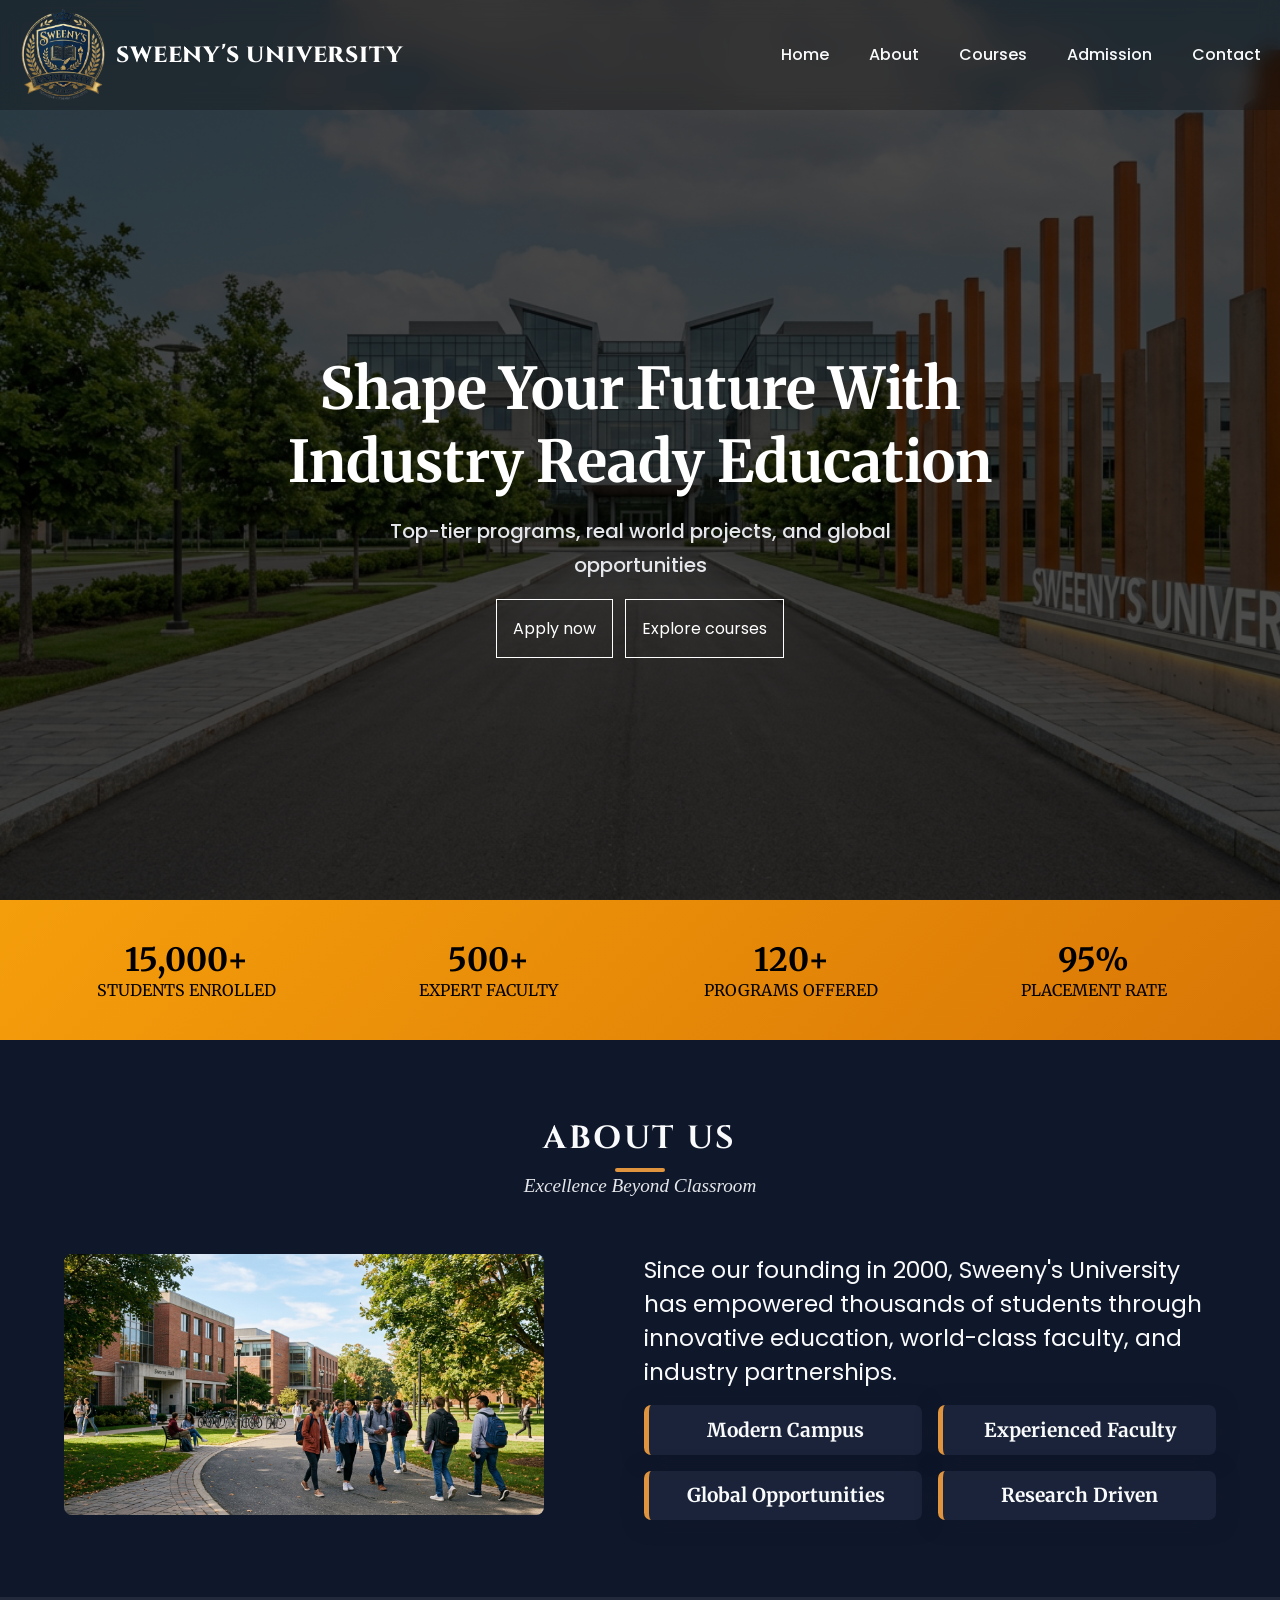
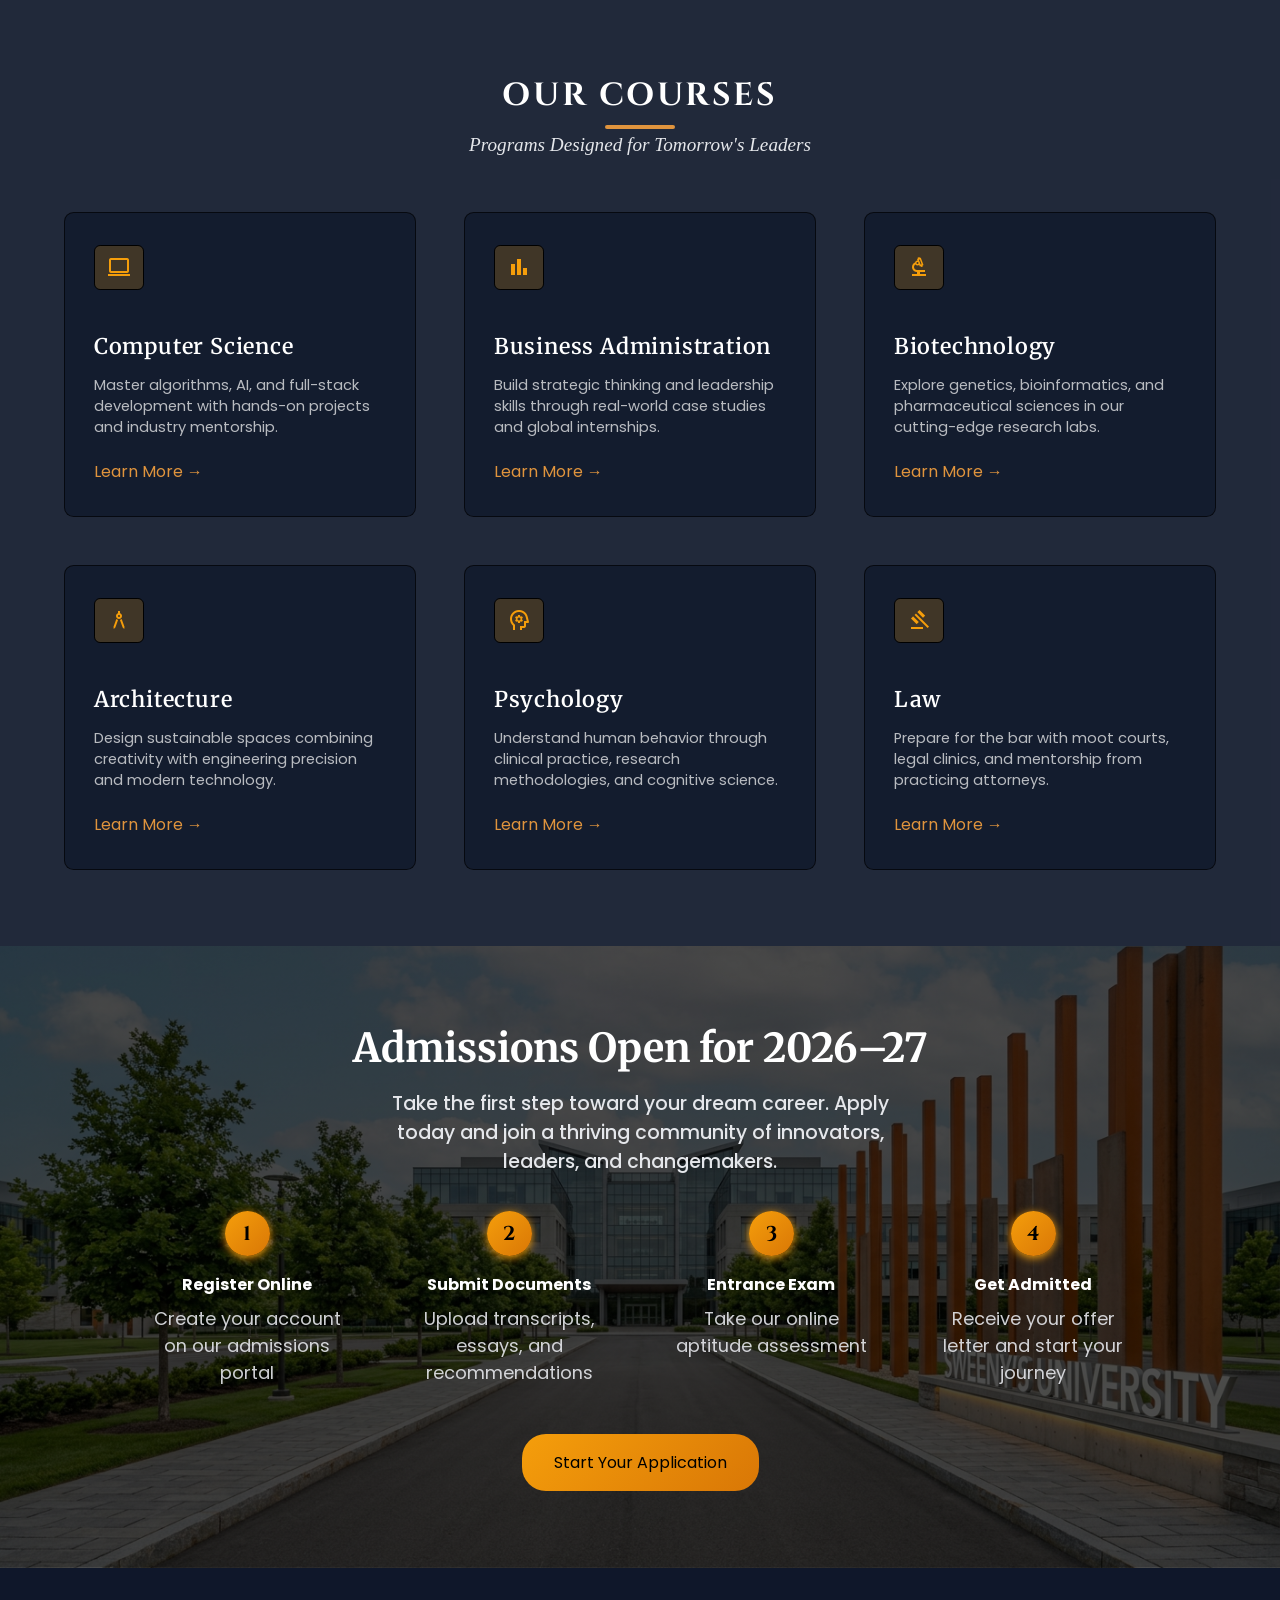
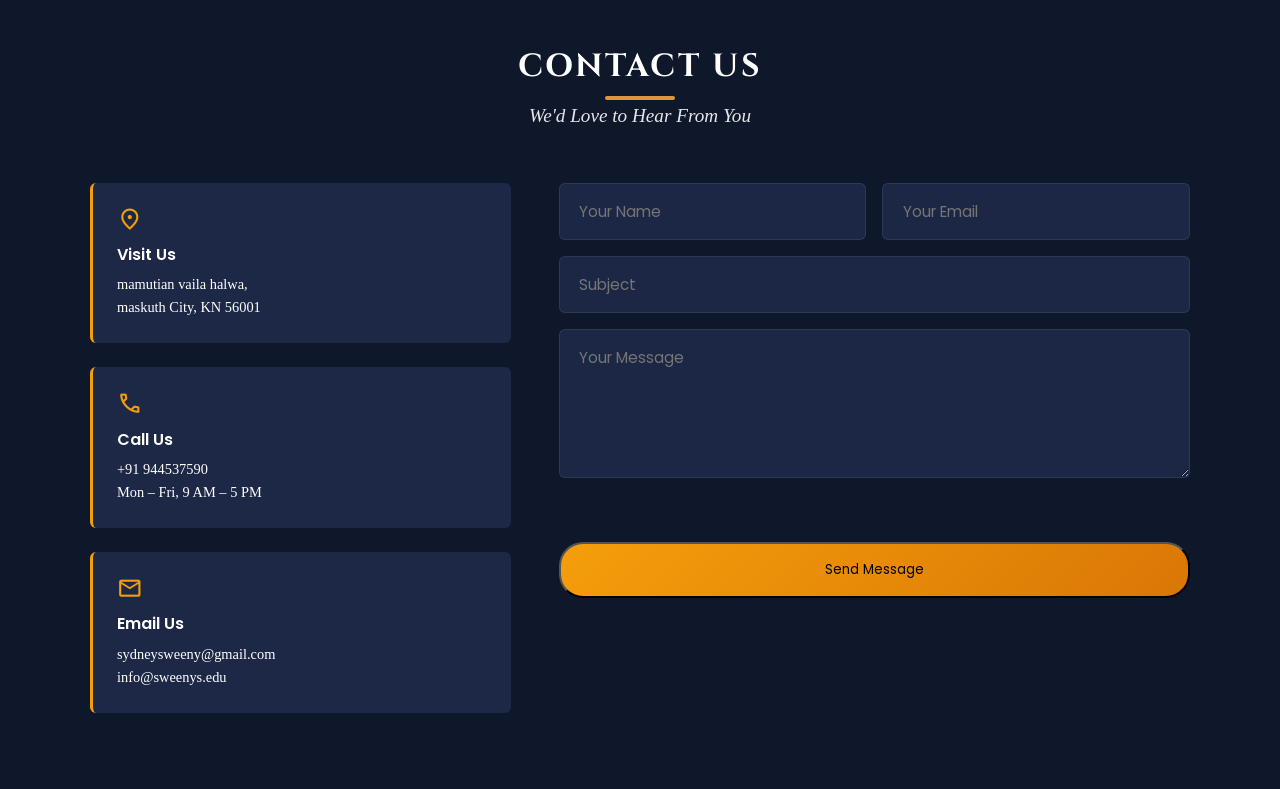
<file: index.html>
<!DOCTYPE html>
<html lang="en">
<head>
    <meta charset="UTF-8">
    <meta name="viewport" content="width=device-width, initial-scale=1.0">
    <title>university website</title>
    <link rel="stylesheet" href="uni.css">
     <link rel="stylesheet" href="https://fonts.googleapis.com/css2?family=Material+Symbols+Outlined:opsz,wght,FILL,GRAD@24,400,0,0" />
</head>
<body>
    <section class="hero">
        <nav class="navbar">
            <input type="checkbox" id="menu">
         <div class="nav-brand"><img src="sweeeeee 2.png" alt="universitylogo">
         <h2>sweeny's university</h2>
        </div>
        
         <label for="menu" class="hamburger"></label>
         
         
         <ul class="nav-links">
            <li><a href="#">Home</a></li>
            <li><a href="#">About</a></li>
            <li><a href="#">Courses</a></li>
            <li><a href="#">Admission</a></li>
            <li><a href="#">Contact</a></li>
         </ul>
          
         </nav> 
         <div class="hero-content">
            <h2>Shape Your Future With<br> Industry Ready Education</h2>
            <p>Top-tier programs, real world projects, and global opportunities</p>
            <div class="hero-btn">
                <a href="#">Apply now</a>
                <a href="#">Explore courses</a>
            </div>
         </div>
         
        </div>
    </section>
    <section class="statbar">
        <div class="stat-item">
            <h3>15,000+</h3>
            <p>STUDENTS ENROLLED</p>

        </div>
        <div class="stat-item">
            <h3>500+</h3>
            <p>EXPERT FACULTY</p>
        </div>
        <div class="stat-item">
            <h3>120+</h3>
            <p>PROGRAMS OFFERED</p>
        </div>
        <div class="stat-item">
            <h3>95%</h3>
            <p> PLACEMENT RATE</p>
        </div>
    </section>
    <section class="aboutus">
        <div class="aboutus-heading">
            <h2>ABOUT US</h2>
            <p>Excellence Beyond Classroom</p>
        </div>
        <div class="aboutus-content">
        <div class="aboutus-image">
            <img src="sweeny about.png" alt="aboutpicture">
        </div>
            <div class="aboutus-imagecontent">
            <p>Since our founding in 2000, Sweeny's University has empowered thousands of students through innovative education, world-class faculty, and industry partnerships.</p>
            <div class="imagecontent-highlight">
            <h2>Modern Campus</h2>
            <h2>Experienced Faculty</h2>
            <h2>Global Opportunities</h2>
            <h2>Research Driven</h2>
            </div>
            </div>
            </div>
      
        
    </section>
    <section class="courses" id="courses">
        <div class="section-heading">
            <h2>OUR COURSES</h2>
            <p>Programs Designed for Tomorrow's Leaders</p>
        </div>
        <div class="courses-grid">
            <div class="course-card">
                <div class="course-icon"><span class="material-symbols-outlined">computer</span></div>
                <h3>Computer Science</h3>
                <p>Master algorithms, AI, and full-stack development with hands-on projects and industry mentorship.</p>
                <a href="#" class="course-link">Learn More →</a>
            </div>
            <div class="course-card">
                <div class="course-icon"><span class="material-symbols-outlined">bar_chart</span></div>
                <h3>Business Administration</h3>
                <p>Build strategic thinking and leadership skills through real-world case studies and global internships.</p>
                <a href="#" class="course-link">Learn More →</a>
            </div>
            <div class="course-card">
                <div class="course-icon"><span class="material-symbols-outlined">biotech</span></div>
                <h3>Biotechnology</h3>
                <p>Explore genetics, bioinformatics, and pharmaceutical sciences in our cutting-edge research labs.</p>
                <a href="#" class="course-link">Learn More →</a>
            </div>
            <div class="course-card">
                <div class="course-icon"><span class="material-symbols-outlined">architecture</span></div>
                <h3>Architecture</h3>
                <p>Design sustainable spaces combining creativity with engineering precision and modern technology.</p>
                <a href="#" class="course-link">Learn More →</a>
            </div>
            <div class="course-card">
                <div class="course-icon"><span class="material-symbols-outlined">psychology</span></div>
                <h3>Psychology</h3>
                <p>Understand human behavior through clinical practice, research methodologies, and cognitive science.</p>
                <a href="#" class="course-link">Learn More →</a>
            </div>
            <div class="course-card">
                <div class="course-icon"><span class="material-symbols-outlined">gavel</span></div>
                <h3>Law</h3>
                <p>Prepare for the bar with moot courts, legal clinics, and mentorship from practicing attorneys.</p>
                <a href="#" class="course-link">Learn More →</a>
            </div>
        </div>
    </section>
    <section class="admission" id="admission">
        <div class="admission-overlay">
            <div class="admission-content">
                <h2>Admissions Open for 2026–27</h2>
                <p>Take the first step toward your dream career. Apply today and join a thriving community of innovators, leaders, and changemakers.</p>
                <div class="admission-steps">
                    <div class="step">
                        <div class="step-number">1</div>
                        <h4>Register Online</h4>
                        <p>Create your account on our admissions portal</p>
                    </div>
                    <div class="step">
                        <div class="step-number">2</div>
                        <h4>Submit Documents</h4>
                        <p>Upload transcripts, essays, and recommendations</p>
                    </div>
                    <div class="step">
                        <div class="step-number">3</div>
                        <h4>Entrance Exam</h4>
                        <p>Take our online aptitude assessment</p>
                    </div>
                    <div class="step">
                        <div class="step-number">4</div>
                        <h4>Get Admitted</h4>
                        <p>Receive your offer letter and start your journey</p>
                    </div>
                </div>
                <a href="#" class="btn-primary btn-large">Start Your Application</a>
            </div>
        </div>
    </section>
     <section class="contact" id="contact">
        <div class="section-heading">
            <h2>CONTACT US</h2>
            <p>We'd Love to Hear From You</p>
        </div>
        <div class="contact-wrapper">
            <div class="contact-info">
                <div class="info-card">
                    <span class="material-symbols-outlined">location_on</span>
                    <h4>Visit Us</h4>
                    <p>mamutian vaila halwa,<br>maskuth City, KN 56001</p>
                </div>
                <div class="info-card">
                    <span class="material-symbols-outlined">call</span>
                    <h4>Call Us</h4>
                    <p>+91 944537590<br>Mon – Fri, 9 AM – 5 PM</p>
                </div>
                <div class="info-card">
                    <span class="material-symbols-outlined">mail</span>
                    <h4>Email Us</h4>
                    <p>sydneysweeny@gmail.com<br>info@sweenys.edu</p>
                </div>
            </div>
            <form class="contact-form" id="contact-form">
                <div class="form-row">
                    <input type="text" id="name" placeholder="Your Name" required>
                    <input type="email" id="email" placeholder="Your Email" required>
                </div>
                <input type="text" id="subject" placeholder="Subject" required>
                <textarea id="message" rows="5" placeholder="Your Message" required></textarea>
                <button type="submit" class="btn-primary btn-large">Send Message</button>
            </form>
        </div>
    </section>
</body>
</html>
</file>
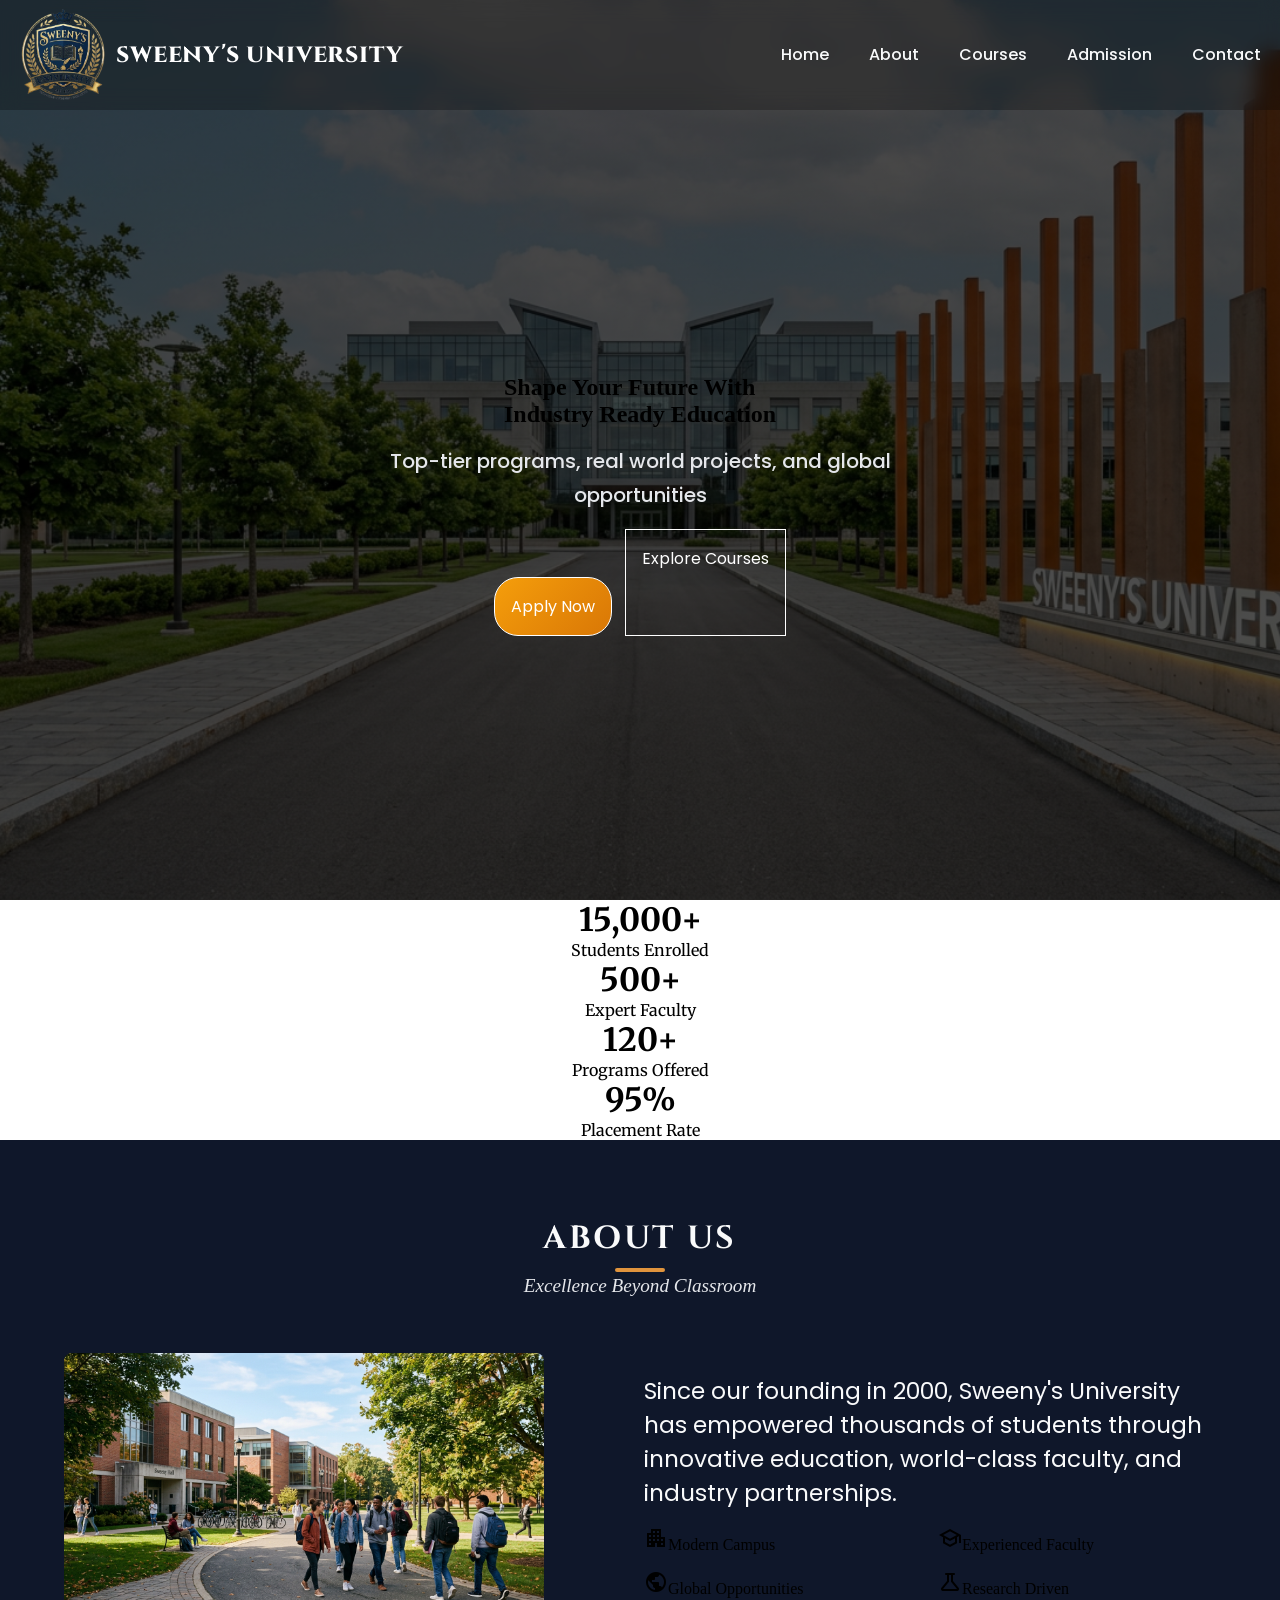
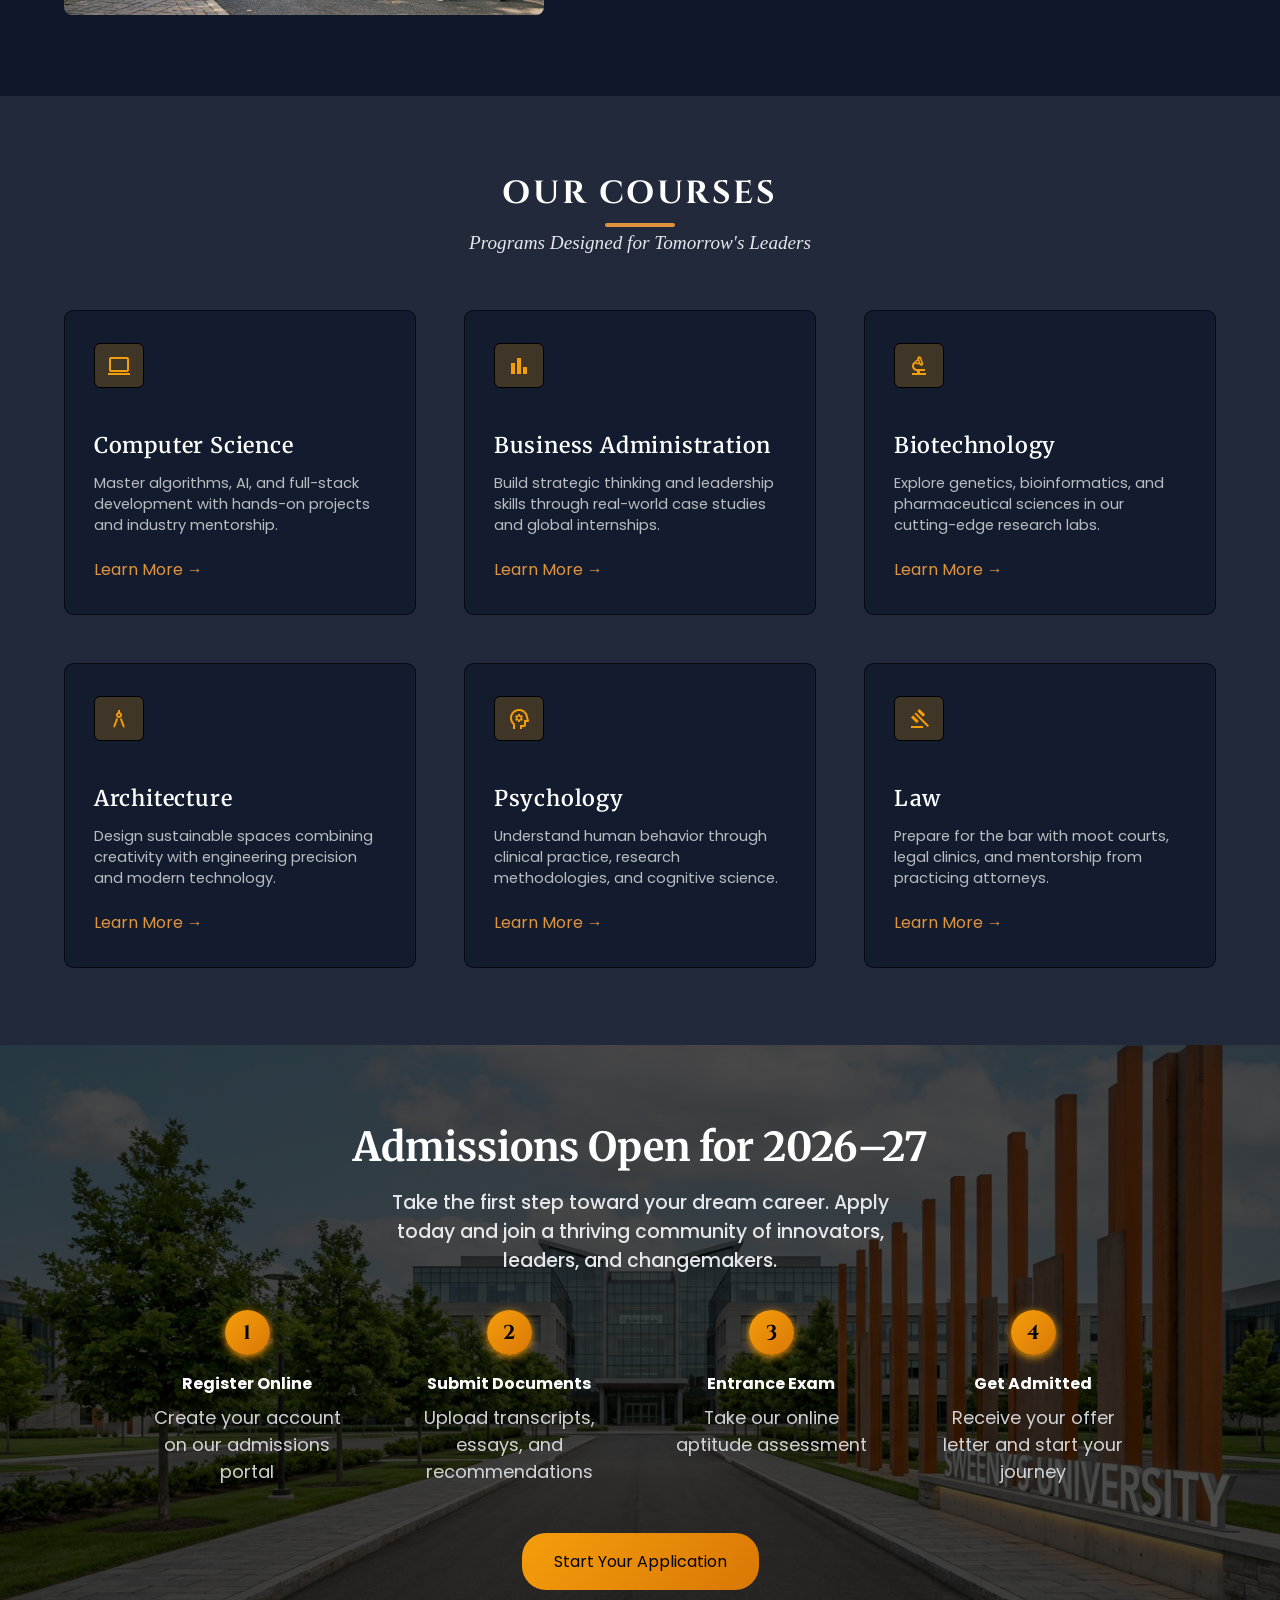
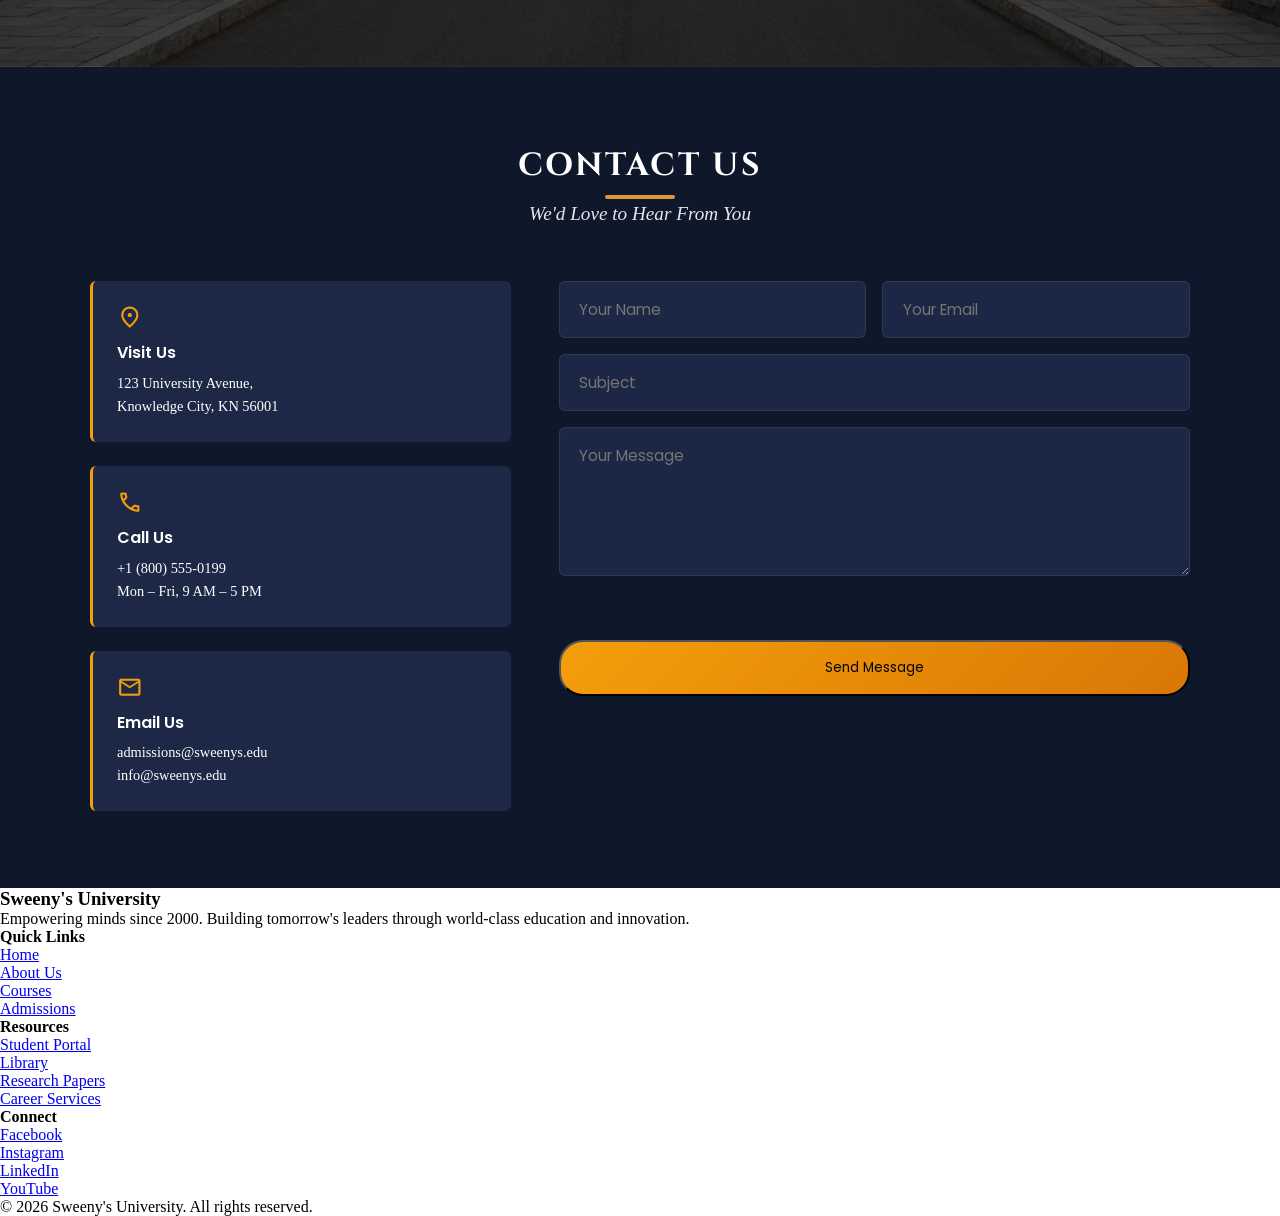
<file: uni.html>
<!DOCTYPE html>
<html lang="en">
<head>
    <meta charset="UTF-8">
    <meta name="viewport" content="width=device-width, initial-scale=1.0">
    <meta name="description" content="Sweeny's University — Shape your future with industry-ready education. Top-tier programs, real world projects, and global opportunities.">
    <title>Sweeny's University — Industry Ready Education</title>
    <link rel="stylesheet" href="uni.css">
    <link rel="stylesheet" href="https://fonts.googleapis.com/css2?family=Material+Symbols+Outlined:opsz,wght,FILL,GRAD@24,400,0,0" />
</head>
<body>

    <!-- ===== HERO SECTION ===== -->
    <section class="hero" id="home">
        <nav class="navbar">
            <input type="checkbox" id="menu">
         <div class="nav-brand"><img src="sweeeeee 2.png" alt="Sweeny's University Logo">
         <h2>sweeny's university</h2>
        </div>
        
         <label for="menu" class="hamburger"></label>
         
         
         <ul class="nav-links">
            <li><a href="#home">Home</a></li>
            <li><a href="#about">About</a></li>
            <li><a href="#courses">Courses</a></li>
            <li><a href="#admission">Admission</a></li>
            <li><a href="#contact">Contact</a></li>
         </ul>
          
         </nav> 
         <div class="hero-content">
            <h1>Shape Your Future With<br> Industry Ready Education</h1>
            <p>Top-tier programs, real world projects, and global opportunities</p>
            <div class="hero-btn">
                <a href="#admission" class="btn-primary">Apply Now</a>
                <a href="#courses" class="btn-secondary">Explore Courses</a>
            </div>
         </div>
         
        </div>
    </section>

    <!-- ===== STATS BAR ===== -->
    <section class="stats-bar">
        <div class="stat-item">
            <h3>15,000+</h3>
            <p>Students Enrolled</p>
        </div>
        <div class="stat-item">
            <h3>500+</h3>
            <p>Expert Faculty</p>
        </div>
        <div class="stat-item">
            <h3>120+</h3>
            <p>Programs Offered</p>
        </div>
        <div class="stat-item">
            <h3>95%</h3>
            <p>Placement Rate</p>
        </div>
    </section>

    <!-- ===== ABOUT US SECTION ===== -->
    <section class="aboutus" id="about">
        <div class="aboutus-heading">
            <h2>ABOUT US</h2>
            <p>Excellence Beyond Classroom</p>
        </div>
        <div class="aboutus-content">
        <div class="aboutus-image">
            <img src="sweeny about.png" alt="Students on campus">
        </div>
            <div class="aboutus-imagecontent">
            <p>Since our founding in 2000, Sweeny's University has empowered thousands of students through innovative education, world-class faculty, and industry partnerships.</p>
            <div class="imagecontent-highlight">
            <div class="highlight-item"><span class="material-symbols-outlined">apartment</span><span>Modern Campus</span></div>
            <div class="highlight-item"><span class="material-symbols-outlined">school</span><span>Experienced Faculty</span></div>
            <div class="highlight-item"><span class="material-symbols-outlined">public</span><span>Global Opportunities</span></div>
            <div class="highlight-item"><span class="material-symbols-outlined">science</span><span>Research Driven</span></div>
            </div>
            </div>
            </div>
      
        
    </section>

    <!-- ===== COURSES SECTION ===== -->
    <section class="courses" id="courses">
        <div class="section-heading">
            <h2>OUR COURSES</h2>
            <p>Programs Designed for Tomorrow's Leaders</p>
        </div>
        <div class="courses-grid">
            <div class="course-card">
                <div class="course-icon"><span class="material-symbols-outlined">computer</span></div>
                <h3>Computer Science</h3>
                <p>Master algorithms, AI, and full-stack development with hands-on projects and industry mentorship.</p>
                <a href="#" class="course-link">Learn More →</a>
            </div>
            <div class="course-card">
                <div class="course-icon"><span class="material-symbols-outlined">bar_chart</span></div>
                <h3>Business Administration</h3>
                <p>Build strategic thinking and leadership skills through real-world case studies and global internships.</p>
                <a href="#" class="course-link">Learn More →</a>
            </div>
            <div class="course-card">
                <div class="course-icon"><span class="material-symbols-outlined">biotech</span></div>
                <h3>Biotechnology</h3>
                <p>Explore genetics, bioinformatics, and pharmaceutical sciences in our cutting-edge research labs.</p>
                <a href="#" class="course-link">Learn More →</a>
            </div>
            <div class="course-card">
                <div class="course-icon"><span class="material-symbols-outlined">architecture</span></div>
                <h3>Architecture</h3>
                <p>Design sustainable spaces combining creativity with engineering precision and modern technology.</p>
                <a href="#" class="course-link">Learn More →</a>
            </div>
            <div class="course-card">
                <div class="course-icon"><span class="material-symbols-outlined">psychology</span></div>
                <h3>Psychology</h3>
                <p>Understand human behavior through clinical practice, research methodologies, and cognitive science.</p>
                <a href="#" class="course-link">Learn More →</a>
            </div>
            <div class="course-card">
                <div class="course-icon"><span class="material-symbols-outlined">gavel</span></div>
                <h3>Law</h3>
                <p>Prepare for the bar with moot courts, legal clinics, and mentorship from practicing attorneys.</p>
                <a href="#" class="course-link">Learn More →</a>
            </div>
        </div>
    </section>

    <!-- ===== ADMISSION CTA SECTION ===== -->
    <section class="admission" id="admission">
        <div class="admission-overlay">
            <div class="admission-content">
                <h2>Admissions Open for 2026–27</h2>
                <p>Take the first step toward your dream career. Apply today and join a thriving community of innovators, leaders, and changemakers.</p>
                <div class="admission-steps">
                    <div class="step">
                        <div class="step-number">1</div>
                        <h4>Register Online</h4>
                        <p>Create your account on our admissions portal</p>
                    </div>
                    <div class="step">
                        <div class="step-number">2</div>
                        <h4>Submit Documents</h4>
                        <p>Upload transcripts, essays, and recommendations</p>
                    </div>
                    <div class="step">
                        <div class="step-number">3</div>
                        <h4>Entrance Exam</h4>
                        <p>Take our online aptitude assessment</p>
                    </div>
                    <div class="step">
                        <div class="step-number">4</div>
                        <h4>Get Admitted</h4>
                        <p>Receive your offer letter and start your journey</p>
                    </div>
                </div>
                <a href="#" class="btn-primary btn-large">Start Your Application</a>
            </div>
        </div>
    </section>

    <!-- ===== CONTACT SECTION ===== -->
    <section class="contact" id="contact">
        <div class="section-heading">
            <h2>CONTACT US</h2>
            <p>We'd Love to Hear From You</p>
        </div>
        <div class="contact-wrapper">
            <div class="contact-info">
                <div class="info-card">
                    <span class="material-symbols-outlined">location_on</span>
                    <h4>Visit Us</h4>
                    <p>123 University Avenue,<br>Knowledge City, KN 56001</p>
                </div>
                <div class="info-card">
                    <span class="material-symbols-outlined">call</span>
                    <h4>Call Us</h4>
                    <p>+1 (800) 555-0199<br>Mon – Fri, 9 AM – 5 PM</p>
                </div>
                <div class="info-card">
                    <span class="material-symbols-outlined">mail</span>
                    <h4>Email Us</h4>
                    <p>admissions@sweenys.edu<br>info@sweenys.edu</p>
                </div>
            </div>
            <form class="contact-form" id="contact-form">
                <div class="form-row">
                    <input type="text" id="name" placeholder="Your Name" required>
                    <input type="email" id="email" placeholder="Your Email" required>
                </div>
                <input type="text" id="subject" placeholder="Subject" required>
                <textarea id="message" rows="5" placeholder="Your Message" required></textarea>
                <button type="submit" class="btn-primary btn-large">Send Message</button>
            </form>
        </div>
    </section>

    <!-- ===== FOOTER ===== -->
    <footer class="footer">
        <div class="footer-grid">
            <div class="footer-brand">
                <h3>Sweeny's University</h3>
                <p>Empowering minds since 2000. Building tomorrow's leaders through world-class education and innovation.</p>
            </div>
            <div class="footer-links-group">
                <h4>Quick Links</h4>
                <ul>
                    <li><a href="#home">Home</a></li>
                    <li><a href="#about">About Us</a></li>
                    <li><a href="#courses">Courses</a></li>
                    <li><a href="#admission">Admissions</a></li>
                </ul>
            </div>
            <div class="footer-links-group">
                <h4>Resources</h4>
                <ul>
                    <li><a href="#">Student Portal</a></li>
                    <li><a href="#">Library</a></li>
                    <li><a href="#">Research Papers</a></li>
                    <li><a href="#">Career Services</a></li>
                </ul>
            </div>
            <div class="footer-links-group">
                <h4>Connect</h4>
                <ul>
                    <li><a href="#">Facebook</a></li>
                    <li><a href="#">Instagram</a></li>
                    <li><a href="#">LinkedIn</a></li>
                    <li><a href="#">YouTube</a></li>
                </ul>
            </div>
        </div>
        <div class="footer-bottom">
            <p>&copy; 2026 Sweeny's University. All rights reserved.</p>
        </div>
    </footer>

</body>
</html>
</file>
<file: uni.css>
@import url('https://fonts.googleapis.com/css2?family=Merriweather:ital,opsz,wght@0,18..144,300..900;1,18..144,300..900&family=Poppins:ital,wght@0,100;0,200;0,300;0,400;0,500;0,600;0,700;0,800;0,900;1,100;1,200;1,300;1,400;1,500;1,600;1,700;1,800;1,900&family=Roboto:ital,wght@0,100..900;1,100..900&display=swap');
@import url('https://fonts.googleapis.com/css2?family=Merriweather:ital,opsz,wght@0,18..144,300..900;1,18..144,300..900&family=Playfair+Display:ital,wght@0,400..900;1,400..900&display=swap');
@import url('https://fonts.googleapis.com/css2?family=Cinzel:wght@400..900&family=Merriweather:ital,opsz,wght@0,18..144,300..900;1,18..144,300..900&family=Playfair+Display:ital,wght@0,400..900;1,400..900&display=swap');
@import url('https://fonts.googleapis.com/css2?family=Playfair+Display:ital,wght@0,400..900;1,400..900&display=swap');
*{
    margin: 0px;
    padding: 0px;
    box-sizing: border-box;
}
#menu{
    display: none;
}
.hamburger{
    display: none;
}
 .hero{
    background-image: linear-gradient(rgb(0, 0, 0,0.7),rgb(0,0,0,0.7)),url(swween.png);
    background-repeat: no-repeat;
    background-position: center;
    background-size: cover;
    min-height: 100vh;
    display: flex;
    flex-direction: column; 
} 
.nav-brand img{
    width: 89px;
    max-width: 100%;
    height: auto;
}
.nav-brand{
    display: flex;
    align-items: center;
    gap: 0.5em;
   
 }
 .nav-brand h2{
    color: white;
    font-family: Cinzel, serif;
    font-weight: 750;
    font-size:clamp(1.05rem,2vw,2.2rem) ;
    letter-spacing: 0.05rem;
 }
.nav-links{
    display: flex;
    align-items: center;
    list-style: none;
    gap: 2.5rem;
}
.nav-links a{
    
    text-decoration: none;
    color:#F9FAFB;
    font-family: poppins,sans-serif;
    font-weight: 500;
    font-size:1rem ;
}
.nav-links a:hover{
    color: #F59E0B;
    transition: 0.3s;
}
.navbar{
    display: flex;
    align-items: center;
    justify-content:space-between;
    padding: 0.5em clamp(1rem,1.5vw,4rem);
    background-color: rgba(0, 0, 0, 0.256);
   position: sticky;
   top: 0px;
   backdrop-filter: blur(10px);
   z-index: 1000;
}
.hero-content{
   display: flex;
   flex: 1;
   flex-direction: column;
   justify-content: center;
   align-items: center;
   gap: 1rem;

}
.hero-content h2{
    color: white;
    font-family: merriweather;
    font-weight: 700;
    font-size: clamp(2rem,4.5vw,3.8rem);
    text-align: center;
   
    

}
.hero-content p{
    color: #E5E7EB;
    font-family: poppins;
    font-weight: 500;
    line-height: 1.7;
    max-width: 38rem;
    margin-inline: auto;
    font-size: clamp(1rem,1.57vw,1.7rem);
    text-align: center;
}
.hero-btn{
    display: flex;
    gap: 0.8rem;
    justify-content: center;
    flex-wrap: wrap;
    
}
.hero-btn a{
   border: 0.1px solid rgb(255, 255, 255);
   text-decoration: none;
   padding: 1rem;
   color: white;
   font-family: poppins;
}
.hero-btn a:hover{
    background: #F59E0B;
    transition: 0.3s;
    box-shadow: 2px 2px 8px #F59E0B;
}

.statbar{
    display: flex;
    justify-content: space-between;
    padding: 2.5rem clamp(1rem,4vw,6rem);
    background: linear-gradient(135deg, #F59E0B,#D97706);
    flex-wrap: wrap;
    gap: 2rem;
    align-items: center;
    
}
.stat-item{
       text-align: center;
       flex: 1 1 180px;
       font-family: merriweather;

}
.stat-item h3{
    font-size: clamp(1.6rem,4vw,2rem);
}
.aboutus{
   padding:  clamp(3rem, 6vw, 6rem) clamp(1.2rem, 5vw, 6rem);
   background-color: #0F172A;
}
.aboutus img{
    width: 100%;
    max-width: 480px;
    height: auto;
    border-radius: 0.50rem;
    object-fit: cover;
    object-position: center;
}
.aboutus-heading{
    text-align: center;
    margin-bottom: 3.5rem;
    
}
.aboutus-heading h2{
    font-family: cinzel;
    letter-spacing: 0.08em;
    font-size: clamp(1.6rem,3vw,2rem);
    font-weight: 700;
   
    color: #F9FAFB;

}

.aboutus-content{
    display: grid;
    grid-template-columns: 1fr 1fr;
    gap: 0.5rem;
    margin-inline: auto;
    align-items: center;
    margin-top: 0.4rem;
    align-self: center;
}
.aboutus-heading h2::after{
    content: '';
    height: 4px;
    width: 50px;
    border-radius: 0.38em;
    display: block;
    background-color: #e0943d;
    margin-inline: auto;
    margin-top: 0.5rem;
    
}
.aboutus-heading p{
    font-style: italic;
   
    font-size: clamp(1rem,1.6vw,1.2rem);
    font-weight: 500;
    color: #E5E7EB; 
    margin-inline: auto;
    margin-top: 0.2rem;

}
.imagecontent-highlight{
    display: grid;
    grid-template-columns: 1fr 1fr;
    gap: 1rem;
}
.aboutus-imagecontent p{
    font-family: poppins;
    margin-bottom: 1rem;
    font-weight: 400;
    color: #F9FAFB;
    font-size: clamp(1rem,2vw,1.45rem);

}
.imagecontent-highlight h2{
    display: flex;
    align-items: center;
    justify-content: center;
   text-align: center;
    font-family: merriweather;
    font-size: clamp(0.9rem,1.9vw,1.2rem);
    box-shadow: 0px 2px 20px rgba(15, 23, 42, 0.9);
    background-color:rgba(38, 48, 71, 0.504);
    padding: 0.8rem 1rem;
    border-left:5px solid #e0943d;
    border-radius: 0.45rem;
    color: #F9FAFB;
}
.courses{
     padding:  clamp(3rem, 6vw, 6rem) clamp(1.2rem, 5vw, 6rem);
      background-color: rgba(15, 23, 42, 0.921);
}
.section-heading{
    text-align: center;
    margin-bottom: 3.5rem;

    
}
.section-heading h2{
     font-family: cinzel;
    letter-spacing: 0.08em;
    font-size: clamp(1.6rem,3vw,2rem);
    font-weight: 700;
    color: #ffffff;
   

}
.section-heading p{
    font-style: italic;
    margin-inline: auto;
    margin-top: 0.2rem;
    font-size: clamp(1rem,1.6vw,1.2rem);
    font-weight: 500;
    color: #E5E7EB;
    margin-top: 0.3rem;
}
.section-heading h2::after{
    content: '';
    background-color: #e0943d;
    height: 4px;
    width: 70px;
    display: block;
    margin-inline: auto;
    margin-top: 0.5rem;
    border-radius: 0.38rem;

}
.courses-grid{
    display: grid;
    grid-template-columns: repeat(auto-fit,minmax(300px,1fr));
    gap: 3rem;
    max-width: 1200px;
    width: 100%;
    margin-inline: auto;
    
}
.course-card{
    border: 1px solid rgba(0, 0, 0, 0.665);
    padding: 2rem 1.8rem;
    background-color: rgba(15, 23, 42, 0.7);
    border-radius: 0.6rem;
   
}
.course-icon{
    border: 1px solid black;
    width: 50px;
    height: 45px;
    display: flex;
    justify-content: center;
    align-items: center;
    border-radius: 0.38rem;
    margin-bottom: 2.6rem;
    color: #F59E0B;
    background-color: rgba(245, 158, 11, 0.2);
    
}
.course-card h3{
    font-family: merriweather;
    font-size: 1.35rem;
    font-weight: 600;
    letter-spacing: 0.05rem;
    margin-bottom: 0.7rem;
    line-height: 1.5;
    color: #ffffff;
}
.course-card p{
    font-family: poppins;
    font-size: 0.92rem;
    margin-bottom: 1.3rem;
    color: rgba(255, 255, 255, 0.7);
    

}
.course-card .course-link{
    text-decoration: none;
    color: #e0943d;
    font-family: poppins;
}
.admission{
    padding:  clamp(3rem, 6vw, 6rem) clamp(1.2rem, 5vw, 6rem);
      background-image: linear-gradient(rgb(0, 0, 0,0.7),rgb(0,0,0,0.7)),url(swween.png);
    background-repeat: no-repeat;
    background-position: center;
    background-size: cover;
}
.admission-content h2{
    font-family: merriweather;
    
    font-size: clamp(1.6rem,3.5vw,2.5rem);
    font-weight: 700;
    color: white ;
   
   
    
}
.admission-content > p{
       font-family: poppins;
      margin-top: 1rem;
      margin-bottom: 2.2rem;
      margin-inline: auto;
    max-width: 550px;
    font-size: clamp(1rem,1.5vw,2rem);
    font-weight: 500;
    color: #E5E7EB;
    
}
.admission-content{
    text-align: center;
    max-width: 1000px;
    margin-inline: auto;

}
.admission-steps{
    display: grid;
    grid-template-columns: repeat( auto-fit,minmax(200px,1fr));
   
    gap: 3rem;
}
.step h4{
    font-family: poppins;
    margin-bottom: 0.5rem;
    color: white;

}
.step p{
    font-family: poppins;
    font-size: clamp(0.8rem,1.4vw,1.2rem);
    color: #e5e7ebe5;
}
.step-number{
    font-family: cinzel;
    font-size: 20px;
    font-weight: 700;
    margin-inline: auto;
    margin-bottom: 1rem;
    width: 45px;
    height: 45px;
    box-shadow: 0px 2px 9px #F59E0B ;
    display: flex;
    justify-content: center;
    align-items: center;
    border-radius: 50%;
    background: linear-gradient(135deg, #F59E0B,#D97706);
}
.btn-primary{
    display: inline-block;
   text-decoration: none;
   font-family: poppins;
   margin-top: 3rem;
  
   padding: 1rem 2rem;
   border-radius: 1.5rem;
    background: linear-gradient(135deg, #F59E0B,#D97706);
    color: black;
    font-size:700;

}
.btn-primary:hover{
   box-shadow: 0px 2px 9px #F59E0B;
    transform: translateY(-2px);
    transition: 0.3s;
}
.contact {
    padding:  clamp(3rem, 6vw, 6rem) clamp(1.2rem, 5vw, 6rem);
    background-color: #0F172A;
}
.contact-wrapper {
    display: grid;
    grid-template-columns: 1fr 1.5fr;
    gap: 3rem;
    max-width: 1100px;
    margin-inline: auto;
    align-items: start;
}
.contact-info {
    display: flex;
    flex-direction: column;
    gap: 1.5rem;
}
.info-card {
    background: #3245745c;
    padding: 1.5rem;
    border-radius: 0.38rem;
    display: flex;
    flex-direction: column;
    gap: 0.4rem;
    border-left: 3px solid  #F59E0B;
    transition: var(--transition);
    color: white;
}
.info-card:hover {
    transform: translateX(5px);
    background: rgba(245, 158, 11, 0.05);
}
.info-card .material-symbols-outlined {
    color: #F59E0B;
    font-size: 1.6rem;
    margin-bottom: 0.2rem;
}
.info-card h4 {
    font-family: 'Poppins', sans-serif;
    font-weight: 600;
    font-size: 1rem;
    color: white;
}
.info-card p {
    font-size: 0.9rem;
    color: white;
    line-height: 1.6;
}
.contact-form {
    display: flex;
    flex-direction: column;
    gap: 1rem;
}
.form-row {
    display: grid;
    grid-template-columns: 1fr 1fr;
    gap: 1rem;
}
.contact-form input,
.contact-form textarea {
    width: 100%;
    padding: 1rem 1.2rem;
    background: #3245745c;
    border: 1px solid rgba(255, 255, 255, 0.08);
    border-radius: 0.38rem;
    color: white;
    font-family: 'Poppins', sans-serif;
    font-size: 0.95rem;
    transition: var(--transition);
    outline: none;
}

@media (max-width:768px){
    .hero-content{
        
        padding-inline: 1.5rem;
    }
    .nav-brand{
       
       
    }
    .nav-brand h2{
        line-height: 1;
    }
    .nav-links{
        align-items: flex-start;
        
        max-height: 0px;
        width: 100%;
        overflow: hidden;
        position: absolute;
        top: 100%;
        left: 0%;
        background-color: #0f172af7;
        gap: 2.1rem;
    }
   .nav-links li{
    width: 100%;
   }
   .nav-links a{
    width: 100%;
    display: block;
    text-align: center;
    padding: 15px 20px;
   }
    .hamburger{
        display: block;
        cursor: pointer;
        margin-left: auto;
        
        
    }
    .navbar{
       position: relative;
        flex-wrap:wrap ;
        position: sticky;
   top: 0px;
       
    }
    .hamburger::before{
        content: "☰";
        color: whitesmoke;
        font-size: 35px;
        
    }
    #menu:checked + .nav-brand  + .hamburger::before{
        content: "x";
        color: whitesmoke;
        font-size: 45px;
    } 
    #menu:checked ~ .nav-links{
        display: flex;
      max-height: 450px;
       flex-direction: column;
       width: 100%;
       transition: 0.4s ease-in;
      
       
    }
    .aboutus-content{
        display: grid;
        grid-template-columns: 1fr;
    }
    .aboutus-image{
        display: flex;
        justify-content: center;
    }
     .form-row {
        grid-template-columns: 1fr;
    }
      .contact-wrapper {
        grid-template-columns: 1fr;
        gap: 2rem;
    }
    .contact-info {
        flex-direction: row;
        flex-wrap: wrap;
    }
    .info-card {
        flex: 1 1 200px;
    }

}
</file>
